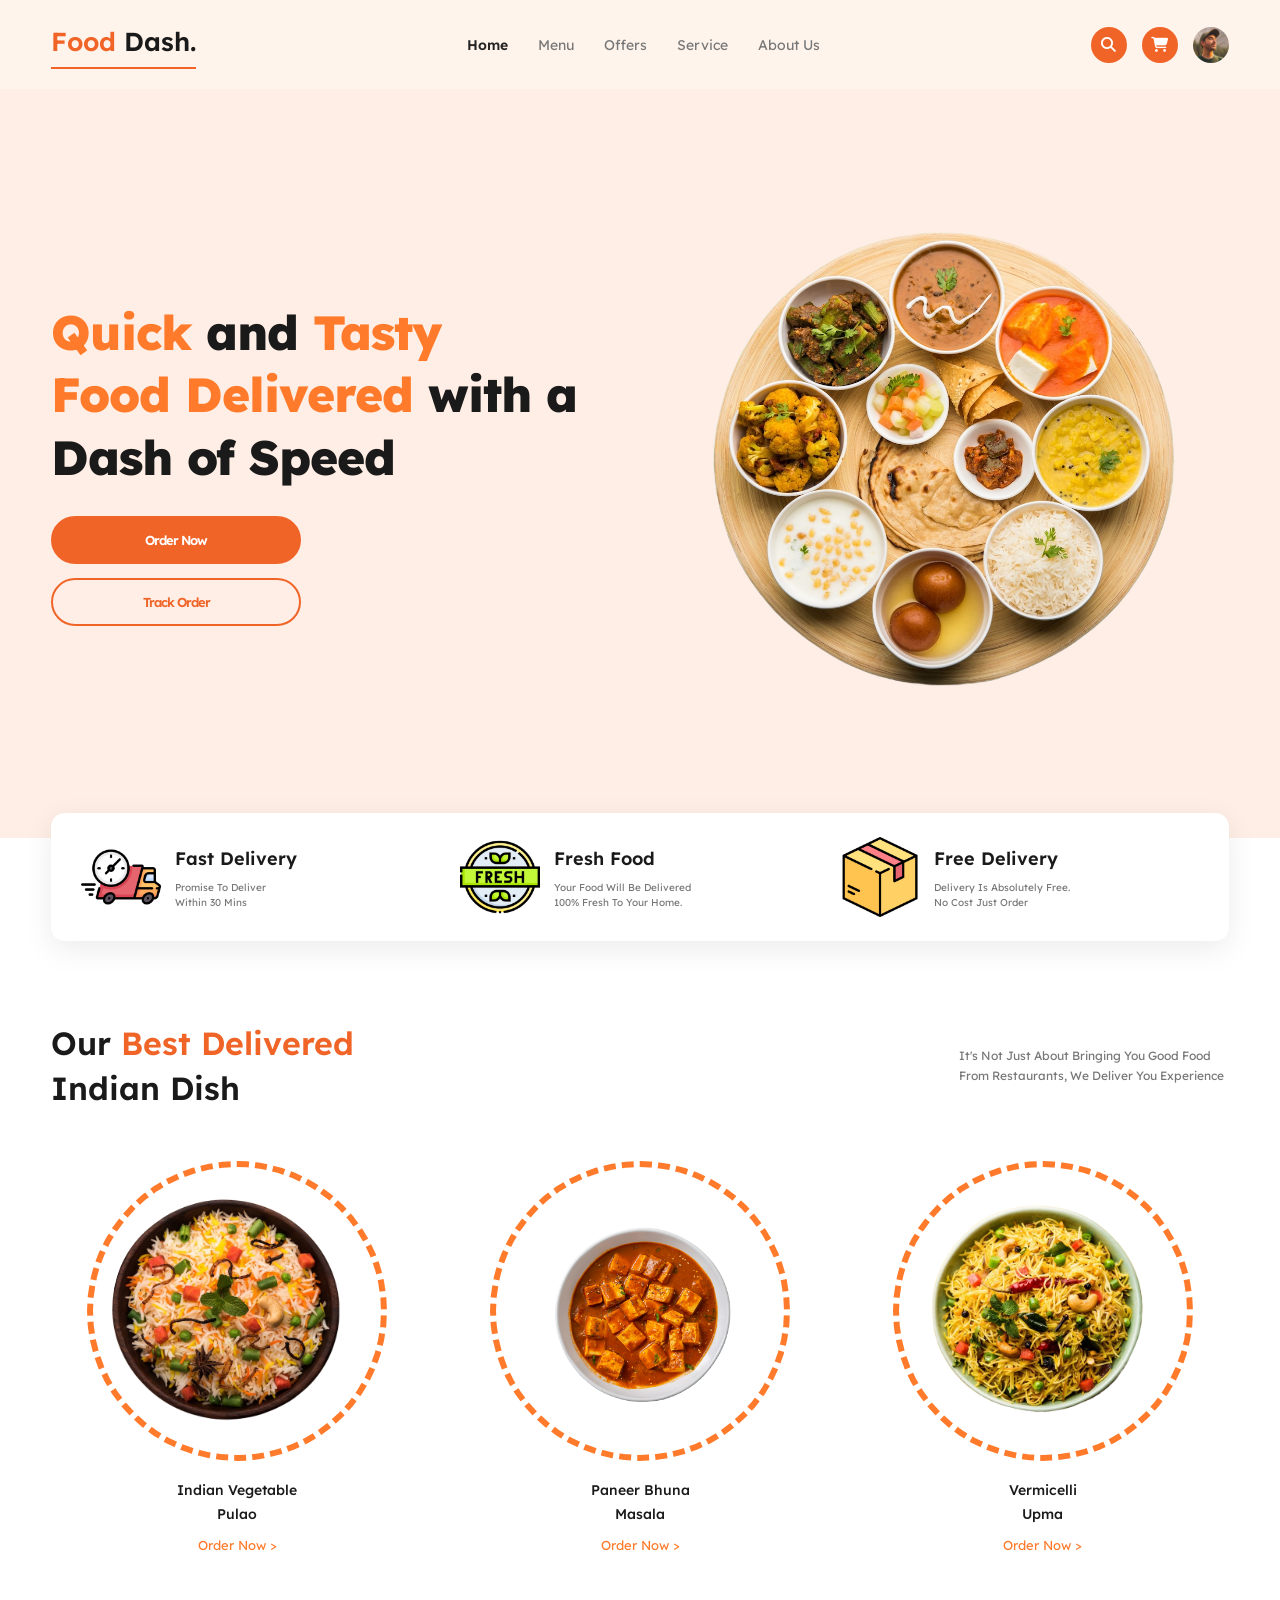
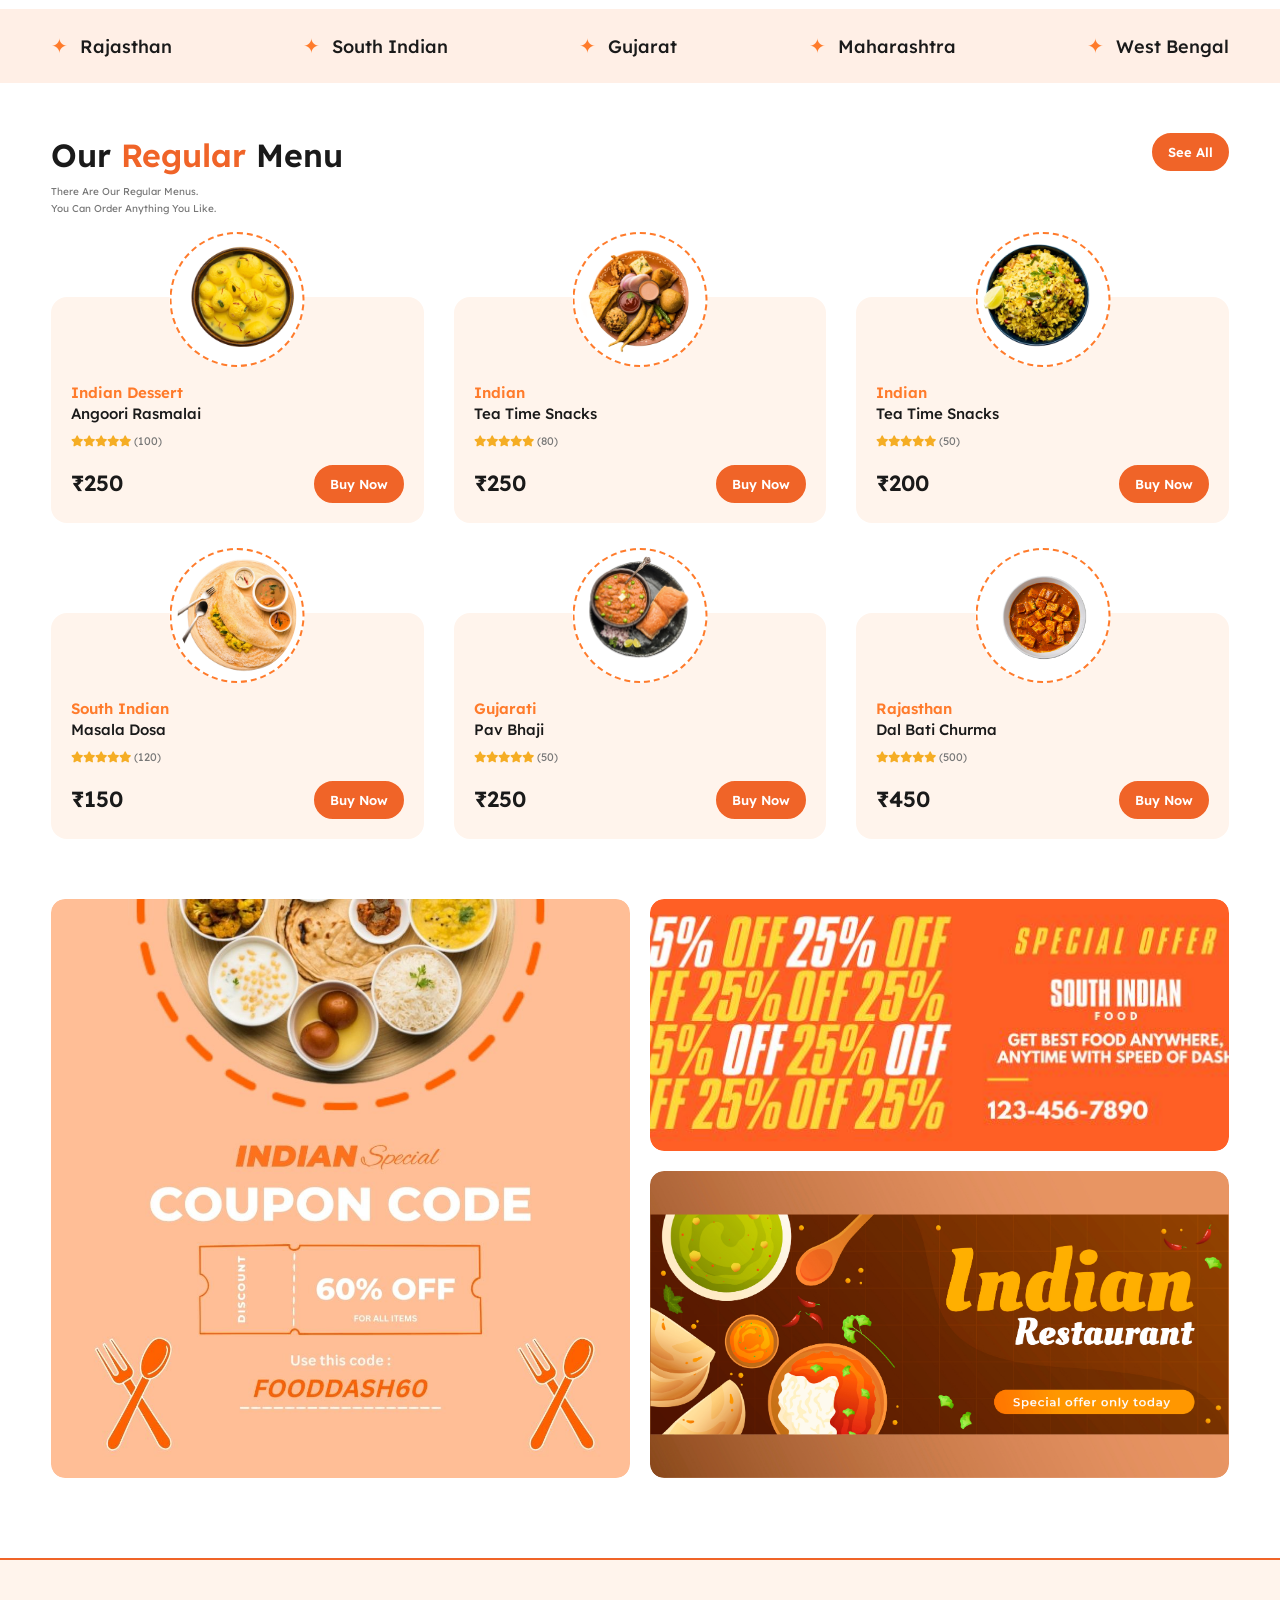
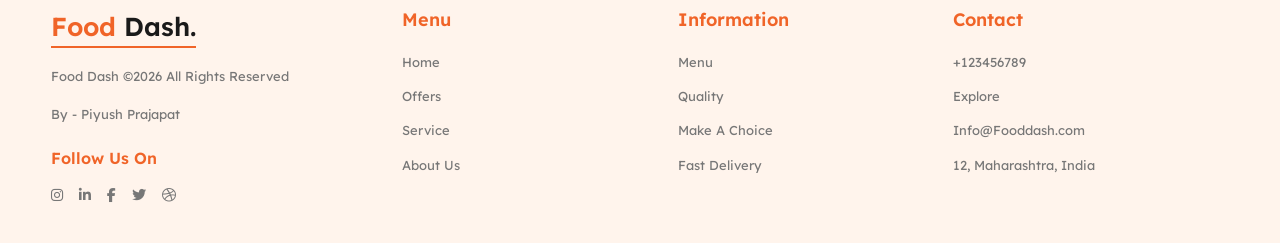
<file: index.html>
<!DOCTYPE html>
<html lang="en">

<head>
    <meta charset="UTF-8">
    <meta name="viewport" content="width=device-width, initial-scale=1.0">
    <meta name="description" content="Food Dash - quick and tasty Indian food delivered with a dash of speed.">
    <title>Homepage</title>
    <link rel="preconnect" href="https://fonts.googleapis.com">
    <link rel="preconnect" href="https://fonts.gstatic.com" crossorigin>
    <link href="https://fonts.googleapis.com/css2?family=Lexend:wght@300;400;500;600;700;800&display=swap"
        rel="stylesheet">
    <link rel="stylesheet" href="https://cdnjs.cloudflare.com/ajax/libs/font-awesome/6.7.2/css/all.min.css">

    <link rel="stylesheet" href="./css/style.css">
    <link rel="stylesheet" href="./css/home.css">
</head>

<body>

    <header class="header">
        <div class="container navbar">
            <a href="./index.html" class="logo"><span>Food</span> Dash.</a>
            <input type="checkbox" id="menu-checkbox" class="menu-checkbox">
            <label for="menu-checkbox" class="menu-toggle" aria-label="Open menu">
                <i class="fa-solid fa-bars"></i>
            </label>

            <ul class="nav-menu">
                <li><a href="./index.html" class="nav-link active">Home</a></li>
                <li><a href="./menu.html" class="nav-link">Menu</a></li>
                <li><a href="offers" class="nav-link">Offers</a></li>
                <li><a href="service" class="nav-link">Service</a></li>
                <li><a href="about" class="nav-link">About Us</a></li>
            </ul>

            <div class="nav-actions">
                <a href="./menu.html" class="icon-btn" aria-label="Search food">
                    <i class="fa-solid fa-magnifying-glass"></i>
                </a>
                <a href="./cart.html" class="icon-btn" aria-label="Shopping cart">
                    <i class="fa-solid fa-cart-shopping"></i>
                </a>
                <a href="./login.html" aria-label="Login">
                    <img src="./img/man1.jpg" alt="User" class="avatar">
                </a>
            </div>

        </div>
    </header>

    <main>
        <section class="hero">
            <div class="container hero-content">
                <div class="hero-text">
                    <h1>
                        <span>Quick</span> and <span>Tasty</span><br>
                        <span>Food Delivered</span> with a<br>
                        Dash of Speed
                    </h1>

                    <div class="hero-buttons">
                        <a href="./menu.html" class="btn btn-primary">Order Now</a>
                        <a href="./cart.html" class="btn btn-outline">Track Order</a>
                    </div>
                </div>

                <div class="hero-image">
                    <img src="./img/hero-food.png" alt="Indian thali with many dishes">
                </div>

            </div>
        </section>

        <section class="features" id="service">
            <div class="container">
                <div class="features-box">

                    <div class="feature-item">
                        <img src="./img/dish1.png" alt="">
                        <div>
                            <h3>Fast Delivery</h3>
                            <p>Promise To Deliver<br>Within 30 Mins</p>
                        </div>
                    </div>

                    <div class="feature-item">
                         <img src="./img/dish2.png" alt="">
                        <div>
                            <h3>Fresh Food</h3>
                            <p>Your Food Will Be Delivered<br>100% Fresh To Your Home.</p>
                        </div>
                    </div>

                    <div class="feature-item">
                        <img src="./img/dish3.png" alt="">
                        <div>
                            <h3>Free Delivery</h3>
                            <p>Delivery Is Absolutely Free.<br>No Cost Just Order</p>
                        </div>
                    </div>

                </div>
            </div>
          </section>

          <!-- best-dishes -->

        <section class="best-dishes" id="about">
            <div class="container">

                <div class="best-heading">
                    <h2 class="section-title">Our <span>Best Delivered</span><br>Indian Dish</h2>
                    <p>It's Not Just About Bringing You Good Food From Restaurants, We Deliver You Experience</p>
                </div>

                <div class="best-grid">
                    

                    <div class="best-item">
                        <div class="best-circle">
                            <img src="./img/m-food.png" alt="Indian vegetable pulao">
                        </div>
                        <h3>Indian Vegetable<br>Pulao</h3>
                        <a href="./cart.html">Order Now ></a>
                    </div>

                    <div class="best-item">
                        <div class="best-circle">
                            <img src="./img/m-food2.png" alt="Paneer bhuna masala">
                        </div>
                        <h3>Paneer Bhuna<br>Masala</h3>
                        <a href="./cart.html">Order Now ></a>
                    </div>

        <div class="best-item">
                        <div class="best-circle">
                            <img src="./img/m-food3.png" alt="Vermicelli upma">
                        </div>
                        <h3>Vermicelli<br>Upma</h3>
                        <a href="./cart.html">Order Now ></a>
                    </div>

                </div>

            </div>
        </section>

        <section class="regions">
            <div class="container">
                <ul class="regions-list">
                    <li>Rajasthan</li>
                    <li>South Indian</li>
                    <li>Gujarat</li>
                    <li>Maharashtra</li>
                    <li>West Bengal</li>
                </ul>
            </div>
        </section>

        <!--regular menu-->

        <section class="regular-menu">
            <div class="container">

                <div class="menu-heading">
                    <div>
                        <h2 class="section-title">Our <span>Regular</span> Menu</h2>
                        <p>There Are Our Regular Menus.<br>You Can Order Anything You Like.</p>
                    </div>
                    <a href="./menu.html" class="btn btn-primary btn-small">See All</a>
                </div>

                <div class="dish-grid">

                    <article class="dish-card">
                        <div class="dish-image">
                            <img src="./img/m-food4.png" alt="Angoori rasmalai">
                        </div>
                        <h3><span>Indian Dessert</span> Angoori Rasmalai</h3>
                        <div class="stars">
                            <i class="fa-solid fa-star"></i><i class="fa-solid fa-star"></i><i
                                class="fa-solid fa-star"></i><i class="fa-solid fa-star"></i><i
                                class="fa-solid fa-star"></i>
                            <span>(100)</span>
                        </div>
                        <div class="dish-bottom">
                            <span class="price">₹250</span>
                            <a href="./cart.html" class="btn btn-primary btn-small">Buy Now</a>
                        </div>
                    </article>

                    <article class="dish-card">
                        <div class="dish-image">
                            <img src="./img/m-food9.png" alt="Indian tea time snacks">
                        </div>
                        <h3><span>Indian</span> Tea Time Snacks</h3>
                        <div class="stars">
                            <i class="fa-solid fa-star"></i><i class="fa-solid fa-star"></i><i
                                class="fa-solid fa-star"></i><i class="fa-solid fa-star"></i><i
                                class="fa-solid fa-star"></i>
                            <span>(80)</span>
                        </div>
                        <div class="dish-bottom">
                            <span class="price">₹250</span>
                            <a href="./cart.html" class="btn btn-primary btn-small">Buy Now</a>
                        </div>
                    </article>

                    <article class="dish-card">
                        <div class="dish-image">
                            <img src="./img/m-food8.png" alt="Indian tea snacks platter">
                        </div>
                        <h3><span>Indian</span> Tea Time Snacks</h3>
                        <div class="stars">
                            <i class="fa-solid fa-star"></i><i class="fa-solid fa-star"></i><i
                                class="fa-solid fa-star"></i><i class="fa-solid fa-star"></i><i
                                class="fa-solid fa-star"></i>
                            <span>(50)</span>
                        </div>
                        <div class="dish-bottom">
                            <span class="price">₹200</span>
                            <a href="./cart.html" class="btn btn-primary btn-small">Buy Now</a>
                        </div>
                    </article>

                    <article class="dish-card">
                        <div class="dish-image">
                            <img src="./img/m-food6.png" alt="Masala dosa">
                        </div>
                        <h3><span>South Indian</span> Masala Dosa</h3>
                        <div class="stars">
                            <i class="fa-solid fa-star"></i><i class="fa-solid fa-star"></i><i
                                class="fa-solid fa-star"></i><i class="fa-solid fa-star"></i><i
                                class="fa-solid fa-star"></i>
                            <span>(120)</span>
                        </div>
                        <div class="dish-bottom">
                            <span class="price">₹150</span>
                            <a href="./cart.html" class="btn btn-primary btn-small">Buy Now</a>
                        </div>
                    </article>

                    <article class="dish-card">
                        <div class="dish-image">
                            <img src="./img/m-food7.png" alt="Pav bhaji">
                        </div>
                        <h3><span>Gujarati</span> Pav Bhaji</h3>
                        <div class="stars">
                            <i class="fa-solid fa-star"></i><i class="fa-solid fa-star"></i><i
                                class="fa-solid fa-star"></i><i class="fa-solid fa-star"></i><i
                                class="fa-solid fa-star"></i>
                            <span>(50)</span>
                        </div>
                        <div class="dish-bottom">
                            <span class="price">₹250</span>
                            <a href="./cart.html" class="btn btn-primary btn-small">Buy Now</a>
                        </div>
                    </article>

                    <article class="dish-card">
                        <div class="dish-image">
                            <img src="./img/m-food5.png" alt="Dal bati churma">
                        </div>
                        <h3><span>Rajasthan</span> Dal Bati Churma</h3>
                        <div class="stars">
                            <i class="fa-solid fa-star"></i><i class="fa-solid fa-star"></i><i
                                class="fa-solid fa-star"></i><i class="fa-solid fa-star"></i><i
                                class="fa-solid fa-star"></i>
                            <span>(500)</span>
                        </div>
                        <div class="dish-bottom">
                            <span class="price">₹450</span>
                            <a href="./cart.html" class="btn btn-primary btn-small">Buy Now</a>
                        </div>
                    </article>

                </div>
            </div>
        </section>


    <!--Pffers-->
    <section class="offers" id="offers">
        <div class="container offers-grid">
    
            <div class="offer offer-coupon">
                <img src="./img/offer1.jpg" alt="Coupon 1">
            </div>
    
            <div class="offers-right">
                <div class="offer">
                    <img src="./img/offer2.jpg" alt="Coupon 2">
                </div>
    
                <div class="offer offer-restaurant">
                    <img src="./img/offer3.jpg" alt="Coupon 3">
                </div>
            </div>
    
        </div>
    </section>

    </main>

    <!--footer-->
      <footer class="footer">
        <div class="container footer-grid">

            <div class="footer-about">
                <a href="./index.html" class="logo"><span>Food</span> Dash.</a>
                <p>Food Dash ©2026 All Rights Reserved</p>
                <p>By - Piyush Prajapat</p>
                <h4>Follow Us On</h4>
                <div class="footer-socials">
                    <a href="https://instagram.com" target="_blank" aria-label="Instagram">
                        <i class="fa-brands fa-instagram"></i>
                    </a>
                    <a href="https://linkedin.com" target="_blank" aria-label="LinkedIn">
                        <i class="fa-brands fa-linkedin-in"></i>
                    </a>
                     <a href="https://facebook.com" target="_blank" aria-label="Facebook">
                        <i class="fa-brands fa-facebook-f"></i>
                    </a>
                     <a href="https://twitter.com" target="_blank" aria-label="Twitter">
                        <i class="fa-brands fa-twitter"></i>
                    </a>
                     <a href="https://dribbble.com" target="_blank" aria-label="Dribbble">
                        <i class="fa-brands fa-dribbble"></i>
                    </a>

                </div>
            </div>

            <div class="footer-column">
                <h3>Menu</h3>
                <ul>
                    <li><a href="./index.html">Home</a></li>
                    <li><a href="#offers">Offers</a></li>
                    <li><a href="#service">Service</a></li>
                    <li><a href="#about">About Us</a></li>
                </ul>
            </div>

            <div class="footer-column">
                <h3>Information</h3>
                <ul>
                    <li><a href="./menu.html">Menu</a></li>
                    <li><a href="#service">Quality</a></li>
                    <li><a href="./menu.html">Make A Choice</a></li>
                    <li><a href="#service">Fast Delivery</a></li>
                </ul>
            </div>

            <div class="footer-column">
                <h3>Contact</h3>
                <ul>
                    <li>+123456789</li>
                    <li>Explore</li>
                    <li>Info@Fooddash.com</li>
                    <li>12, Maharashtra, India</li>
                </ul>
            </div>

        </div>
    </footer>

</body>

</html>
</file>
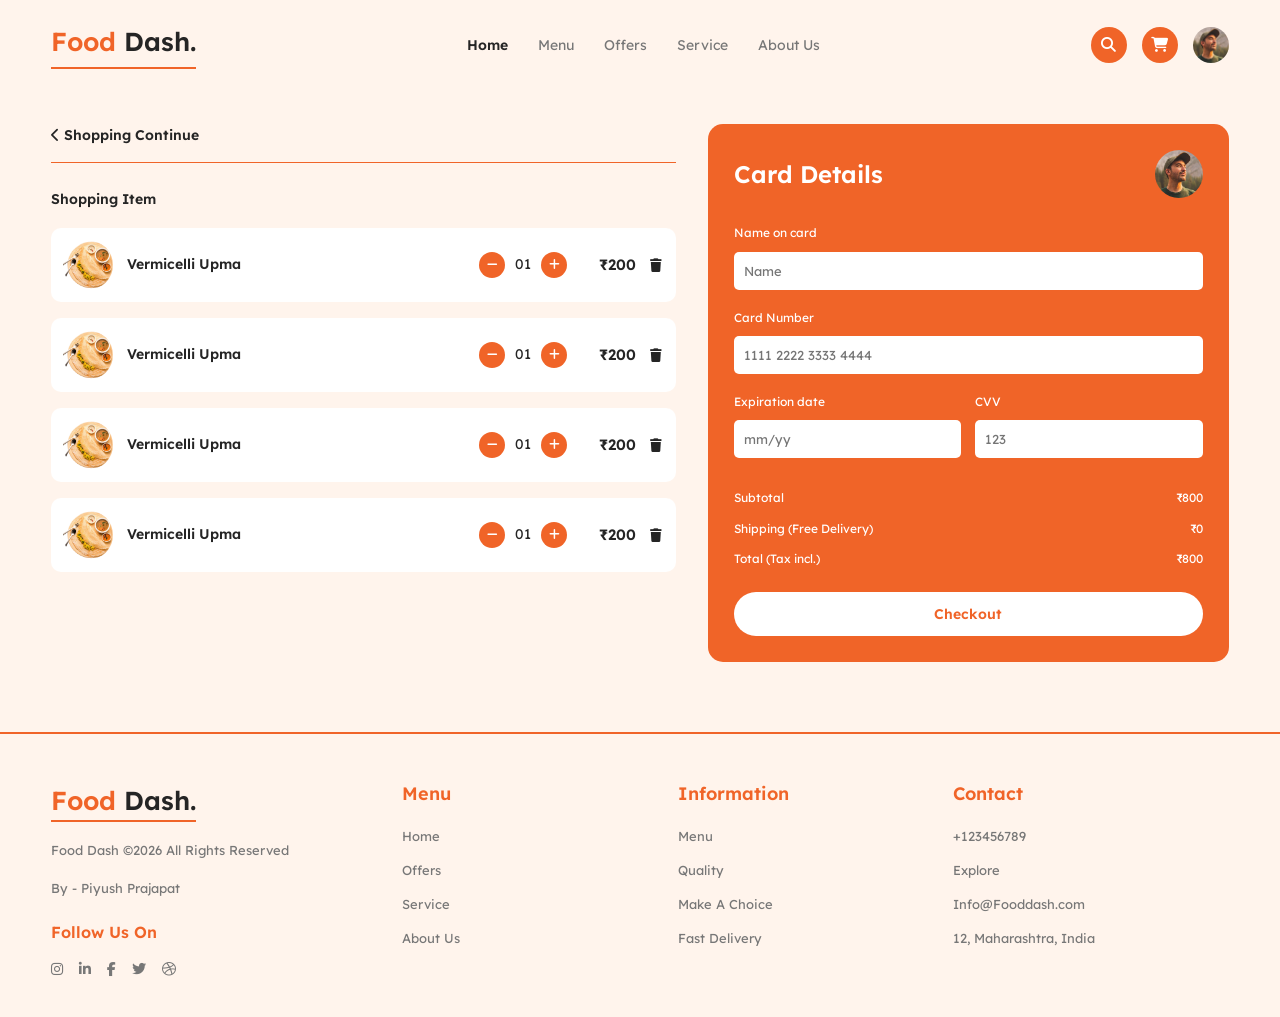
<file: cart.html>
<!DOCTYPE html>
<html lang="en">

<head>
    <meta charset="UTF-8">
    <meta name="viewport" content="width=device-width, initial-scale=1.0">
    <meta name="description" content="Review your Food Dash order and pay securely.">
    <title>Food Dash | Cart</title>

    <link rel="preconnect" href="https://fonts.googleapis.com">
    <link rel="preconnect" href="https://fonts.gstatic.com" crossorigin>
    <link href="https://fonts.googleapis.com/css2?family=Lexend:wght@300;400;500;600;700;800&display=swap"
        rel="stylesheet">
    <link rel="stylesheet" href="https://cdnjs.cloudflare.com/ajax/libs/font-awesome/6.7.2/css/all.min.css">

    <link rel="stylesheet" href="./css/style.css">
    <link rel="stylesheet" href="./css/cart.css">
</head>

<body class="cart-body">

    <header class="header">
        <div class="container navbar">

            <a href="./index.html" class="logo"><span>Food</span> Dash.</a>

            <input type="checkbox" id="menu-checkbox" class="menu-checkbox">
            <label for="menu-checkbox" class="menu-toggle" aria-label="Open menu">
                <i class="fa-solid fa-bars"></i>
            </label>

            <ul class="nav-menu">
                <li><a href="./index.html" class="nav-link active">Home</a></li>
                <li><a href="./menu.html" class="nav-link">Menu</a></li>
                <li><a href="offers" class="nav-link">Offers</a></li>
                <li><a href="service" class="nav-link">Service</a></li>
                <li><a href="about" class="nav-link">About Us</a></li>
            </ul>
            <div class="nav-actions">
                <a href="./menu.html" class="icon-btn" aria-label="Search food">
                    <i class="fa-solid fa-magnifying-glass"></i>
                </a>
                <a href="./cart.html" class="icon-btn" aria-label="Shopping cart">
                    <i class="fa-solid fa-cart-shopping"></i>
                </a>
                <a href="./login.html" aria-label="Login">
                    <img src="./img/man1.jpg" alt="User" class="avatar">
                </a>
            </div>

        </div>
    </header>


    <main class="cart-page">
        <div class="container cart-layout">
            <section>
                <a href="./menu.html" class="back-link"><i class="fa-solid fa-chevron-left"></i> Shopping Continue</a>

                <p class="cart-label">Shopping Item</p>

                <div class="cart-item">
                    <img src="/img/m-food6.png" alt="Vermicelli upma">
                    <p class="cart-item-name">Vermicelli Upma</p>
                    <div class="quantity">
                        <button type="button" aria-label="Decrease quantity"><i class="fa-solid fa-minus"></i></button>
                        <span>01</span>
                        <button type="button" aria-label="Increase quantity"><i class="fa-solid fa-plus"></i></button>
                    </div>
                    <span class="cart-price">₹200</span>
                    <button type="button" class="remove-btn" aria-label="Remove item">
                        <i class="fa-solid fa-trash"></i>
                    </button>
                </div>

                <div class="cart-item">
                    <img src="/img/m-food6.png" alt="Vermicelli upma">
                    <p class="cart-item-name">Vermicelli Upma</p>
                    <div class="quantity">
                        <button type="button" aria-label="Decrease quantity"><i class="fa-solid fa-minus"></i></button>
                        <span>01</span>
                        <button type="button" aria-label="Increase quantity"><i class="fa-solid fa-plus"></i></button>
                    </div>
                    <span class="cart-price">₹200</span>
                    <button type="button" class="remove-btn" aria-label="Remove item">
                        <i class="fa-solid fa-trash"></i>
                    </button>
                </div>

                <div class="cart-item">
                    <img src="/img/m-food6.png" alt="Vermicelli upma">
                    <p class="cart-item-name">Vermicelli Upma</p>
                    <div class="quantity">
                        <button type="button" aria-label="Decrease quantity"><i class="fa-solid fa-minus"></i></button>
                        <span>01</span>
                        <button type="button" aria-label="Increase quantity"><i class="fa-solid fa-plus"></i></button>
                    </div>
                    <span class="cart-price">₹200</span>
                    <button type="button" class="remove-btn" aria-label="Remove item">
                        <i class="fa-solid fa-trash"></i>
                    </button>
                </div>

                <div class="cart-item">
                    <img src="./img/m-food6.png" alt="Vermicelli upma">
                    <p class="cart-item-name">Vermicelli Upma</p>
                    <div class="quantity">
                        <button type="button" aria-label="Decrease quantity"><i class="fa-solid fa-minus"></i></button>
                        <span>01</span>
                        <button type="button" aria-label="Increase quantity"><i class="fa-solid fa-plus"></i></button>
                    </div>
                    <span class="cart-price">₹200</span>
                    <button type="button" class="remove-btn" aria-label="Remove item">
                        <i class="fa-solid fa-trash"></i>
                    </button>
                </div>
            </section>

            <aside class="payment-card">

                <div class="payment-top">
                    <h2>Card Details</h2>
                    <img src="img/man1.jpg" alt="User">
                </div>

                <form action="#" method="post">

                    <label for="card-name">Name on card</label>
                    <input type="text" id="card-name" name="cardName" placeholder="Name" required>

                    <label for="card-number">Card Number</label>
                    <input type="text" id="card-number" name="cardNumber" placeholder="1111 2222 3333 4444"
                        inputmode="numeric" maxlength="19" required>

                    <div class="payment-row">
                        <div>
                            <label for="card-expiry">Expiration date</label>
                            <input type="text" id="card-expiry" name="cardExpiry" placeholder="mm/yy" maxlength="5"
                                required>
                        </div>

                        <div>
                            <label for="card-cvv">CVV</label>
                            <input type="text" id="card-cvv" name="cardCvv" placeholder="123" inputmode="numeric"
                                maxlength="3" required>
                        </div>
                    </div>

                    <div class="summary-box">
                        <div class="summary-row">
                            <span>Subtotal</span>
                            <span>₹800</span>
                        </div>
                        <div class="summary-row">
                            <span>Shipping (Free Delivery)</span>
                            <span>₹0</span>
                        </div>
                        <div class="summary-row">
                            <span>Total (Tax incl.)</span>
                            <span>₹800</span>
                        </div>
                    </div>

                    <button type="submit" class="checkout-btn">Checkout</button>

                </form>
            </aside>

        </div>
    </main>
    
    <footer class="footer">
        <div class="container footer-grid">

            <div class="footer-about">
                <a href="./index.html" class="logo"><span>Food</span> Dash.</a>
                <p>Food Dash ©2026 All Rights Reserved</p>
                <p>By - Piyush Prajapat</p>
                <h4>Follow Us On</h4>
                <div class="footer-socials">
                    <a href="#" aria-label="Instagram"><i class="fa-brands fa-instagram"></i></a>
                    <a href="#" aria-label="LinkedIn"><i class="fa-brands fa-linkedin-in"></i></a>
                    <a href="#" aria-label="Facebook"><i class="fa-brands fa-facebook-f"></i></a>
                    <a href="#" aria-label="Twitter"><i class="fa-brands fa-twitter"></i></a>
                    <a href="#" aria-label="Dribbble"><i class="fa-brands fa-dribbble"></i></a>
                </div>
            </div>

            <div class="footer-column">
                <h3>Menu</h3>
                <ul>
                    <li><a href="./index.html">Home</a></li>
                    <li><a href="./index.html#offers">Offers</a></li>
                    <li><a href="./index.html#service">Service</a></li>
                    <li><a href="./index.html#about">About Us</a></li>
                </ul>
            </div>

            <div class="footer-column">
                <h3>Information</h3>
                <ul>
                    <li><a href="./menu.html">Menu</a></li>
                    <li><a href="./index.html#service">Quality</a></li>
                    <li><a href="./menu.html">Make A Choice</a></li>
                    <li><a href="./index.html#service">Fast Delivery</a></li>
                </ul>
            </div>

            <div class="footer-column">
                <h3>Contact</h3>
                <ul>
                    <li>+123456789</li>
                    <li>Explore</li>
                    <li>Info@Fooddash.com</li>
                    <li>12, Maharashtra, India</li>
                </ul>
            </div>

        </div>
    </footer>

</body>

</html>
</file>
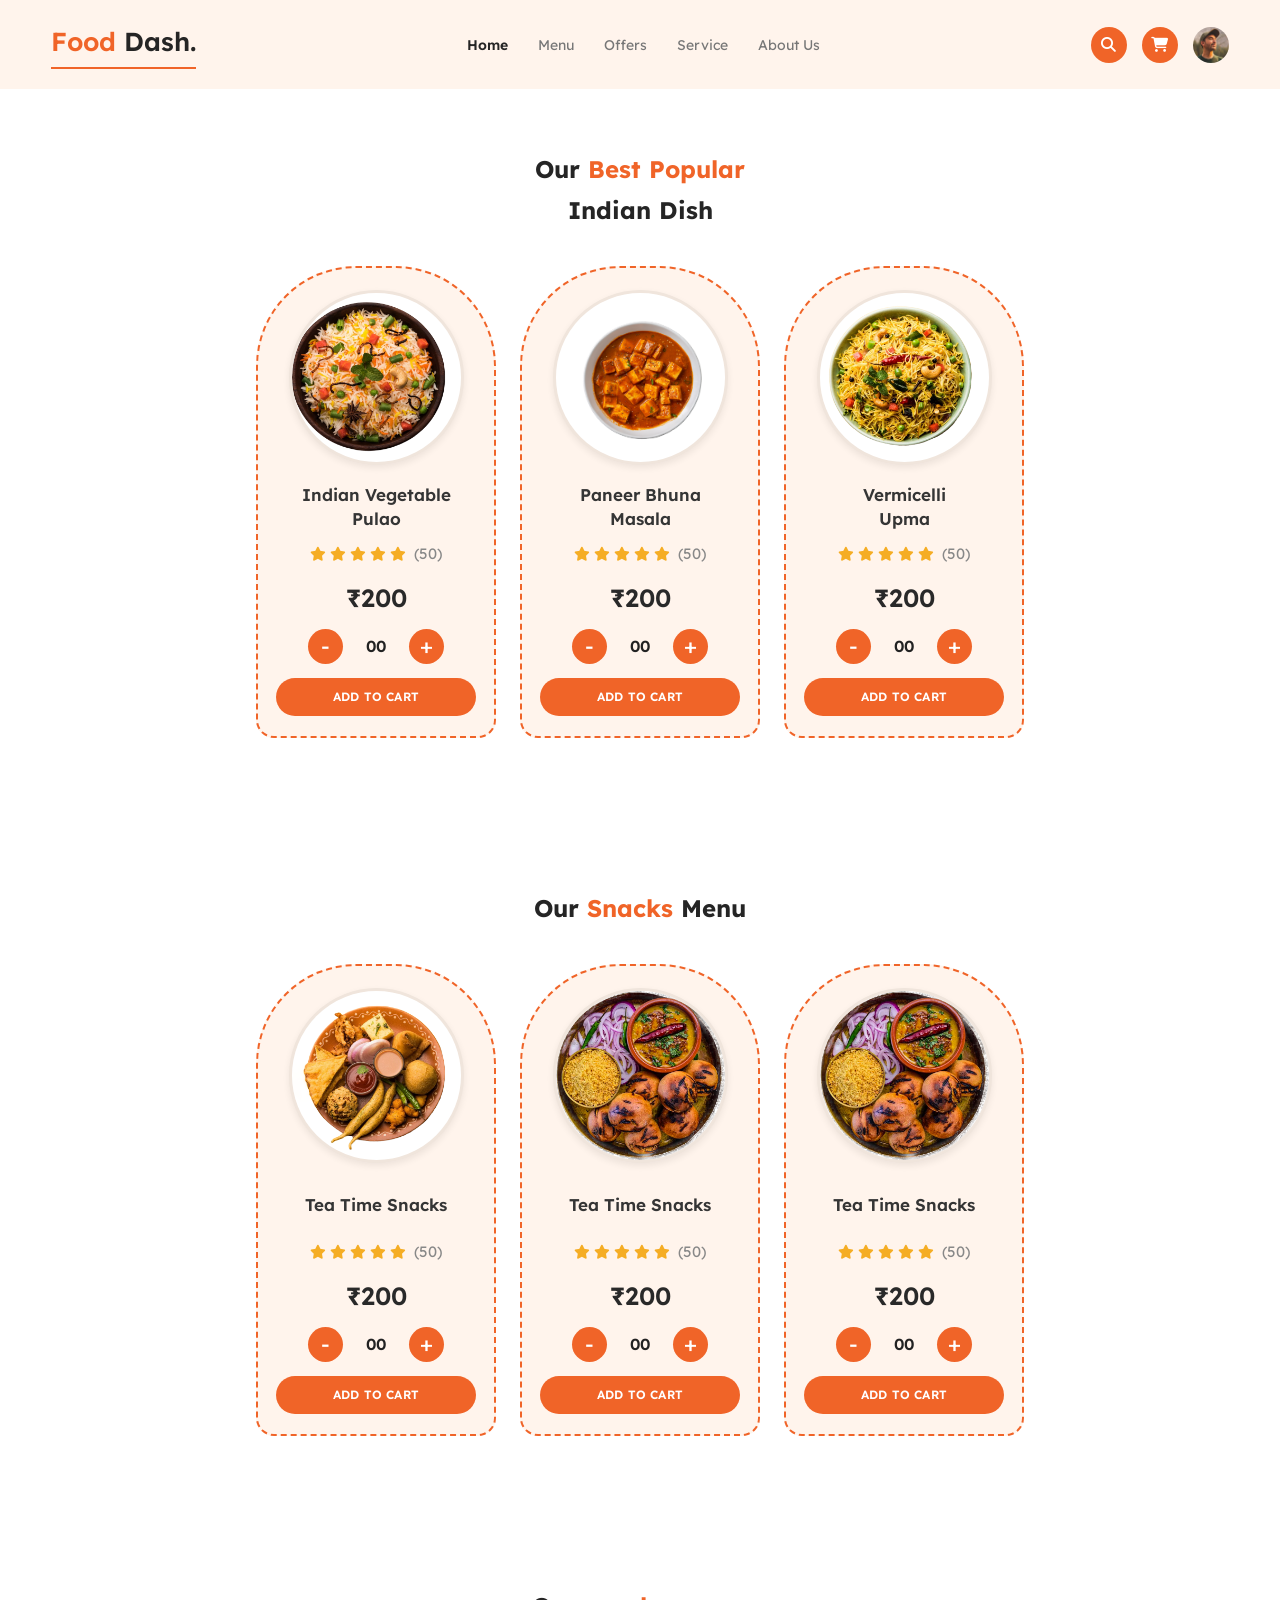
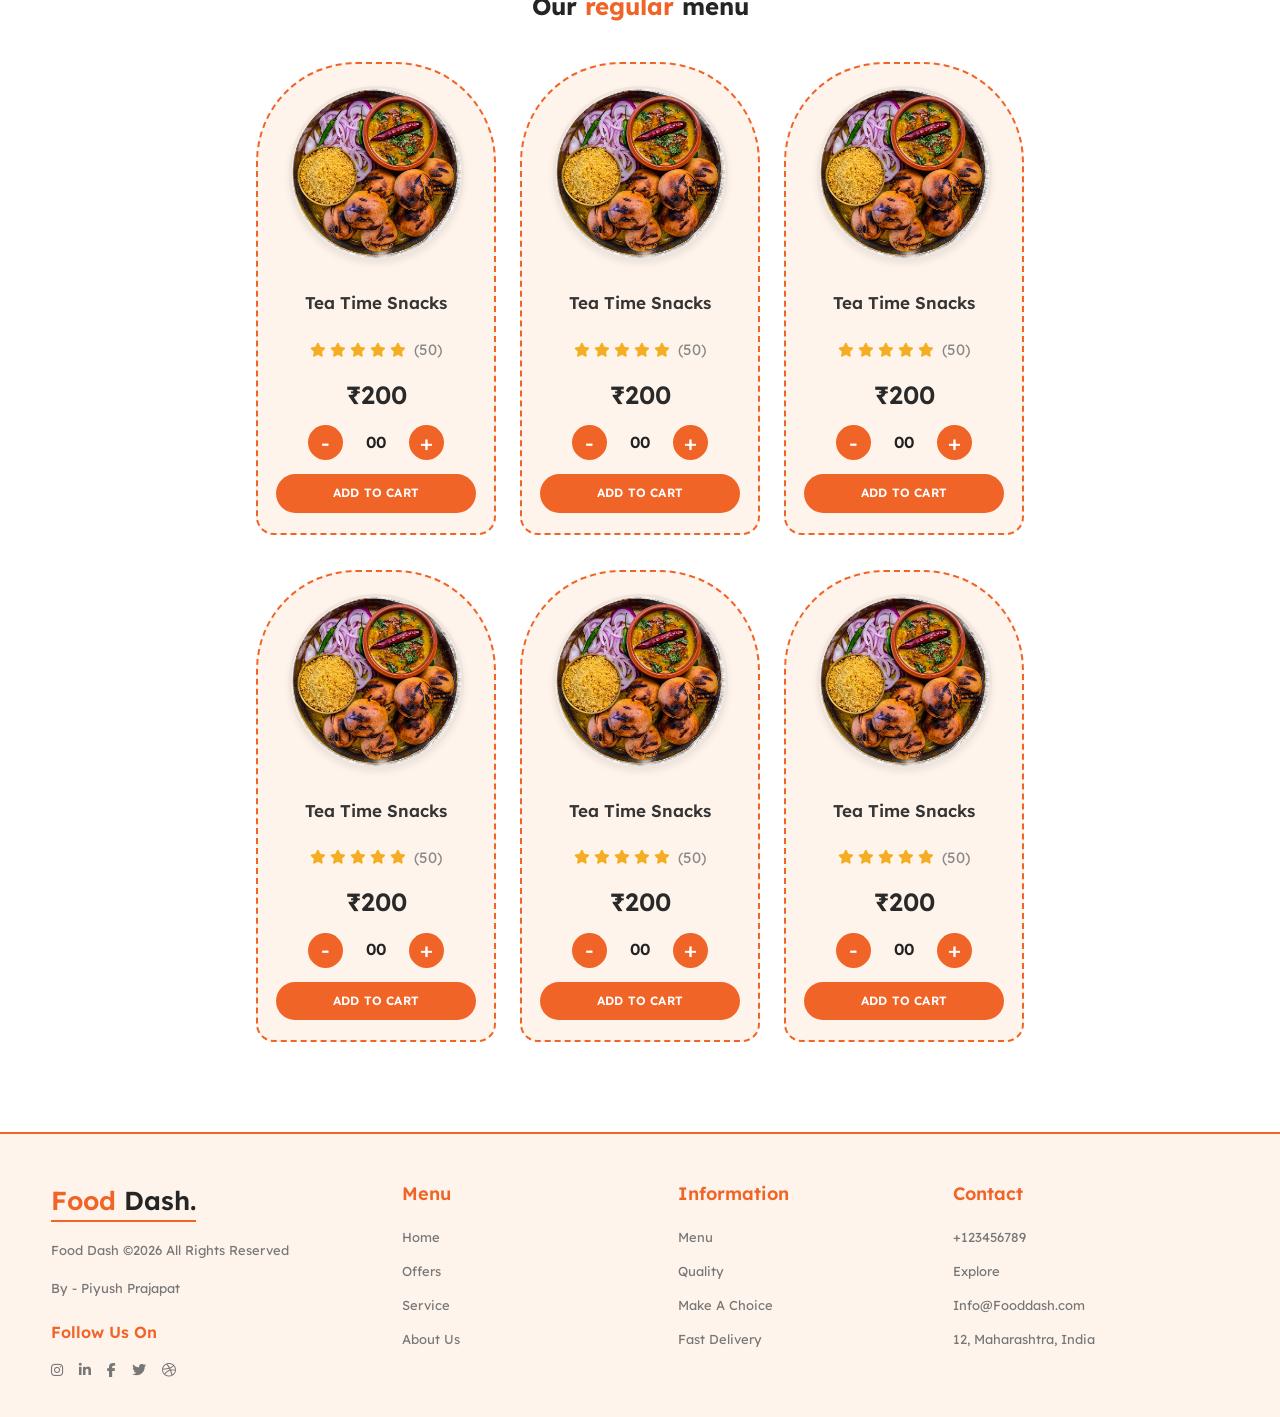
<file: menu.html>
<!DOCTYPE html>
<html lang="en">

<head>
    <meta charset="UTF-8">
    <meta name="viewport" content="width=device-width, initial-scale=1.0">
    <meta name="description" content="Explore the Food Dash regular menu and order your favourite Indian dishes.">
    <title>Menu</title>

    <link rel="preconnect" href="https://fonts.googleapis.com">
    <link rel="preconnect" href="https://fonts.gstatic.com" crossorigin>
    <link href="https://fonts.googleapis.com/css2?family=Lexend:wght@300;400;500;600;700;800&display=swap" rel="stylesheet">
    <link rel="stylesheet" href="https://cdnjs.cloudflare.com/ajax/libs/font-awesome/6.7.2/css/all.min.css">

    <link rel="stylesheet" href="./css/style.css">
    <link rel="stylesheet" href="./css/menu.css">
</head>

<body>
    <header class="header">
        <div class="container navbar">

            <a href="./index.html" class="logo"><span>Food</span> Dash.</a>

            <input type="checkbox" id="menu-checkbox" class="menu-checkbox">
            <label for="menu-checkbox" class="menu-toggle" aria-label="Open menu">
                <i class="fa-solid fa-bars"></i>
            </label>

            <ul class="nav-menu">
                <li><a href="./index.html" class="nav-link active">Home</a></li>
                <li><a href="./menu.html" class="nav-link">Menu</a></li>
                <li><a href="offers" class="nav-link">Offers</a></li>
                <li><a href="service" class="nav-link">Service</a></li>
                <li><a href="about" class="nav-link">About Us</a></li>
            </ul>

            <div class="nav-actions">
                <a href="./menu.html" class="icon-btn" aria-label="Search food">
                    <i class="fa-solid fa-magnifying-glass"></i>
                </a>
                <a href="./cart.html" class="icon-btn" aria-label="Shopping cart">
                    <i class="fa-solid fa-cart-shopping"></i>
                </a>
                <a href="./login.html" aria-label="Login">
                    <img src="./img/man1.jpg" alt="User" class="avatar">
                </a>
            </div>

        </div>
    </header>


    <main>
        <section class="menu-page">
            <div class="menu-section-heading">
                <h2>Our <span class="dish">Best Popular</span> <br>
                    Indian Dish
                </h2>
            </div>
        
            <div class="dish-grid">
        
                <article class="dish-card">
                    <div class="dish-image">
                        <img src="./img/m-food.png" alt="Indian vegetable pulao">
                    </div>
                    <h3>Indian Vegetable<br>Pulao</h3>
                    <div class="stars">
                        <i class="fa-solid fa-star"></i>
                        <i class="fa-solid fa-star"></i>
                        <i class="fa-solid fa-star"></i>
                        <i class="fa-solid fa-star"></i>
                        <i class="fa-solid fa-star"></i>
                        <span>(50)</span>
                    </div>
                    <div class="price">₹200</div>
        
                    <div class="qty-control">
                        <button class="qty-btn">-</button>
                        <span class="qty-amount">00</span>
                        <button class="qty-btn">+</button>
                    </div>
        
                    <a href="./cart.html" class="add-cart-btn">ADD TO CART</a>
                </article>
        
                <article class="dish-card">
                    <div class="dish-image">
                        <img src="./img/m-food2.png" alt="Paneer bhuna masala">
                    </div>
                    <h3>Paneer Bhuna<br>Masala</h3>
                    <div class="stars">
                        <i class="fa-solid fa-star"></i>
                        <i class="fa-solid fa-star"></i>
                        <i class="fa-solid fa-star"></i>
                        <i class="fa-solid fa-star"></i>
                        <i class="fa-solid fa-star"></i>
                        <span>(50)</span>
                    </div>
                    <div class="price">₹200</div>
        
                    <div class="qty-control">
                        <button class="qty-btn">-</button>
                        <span class="qty-amount">00</span>
                        <button class="qty-btn">+</button>
                    </div>
        
                    <a href="./cart.html" class="add-cart-btn">ADD TO CART</a>
                </article>
        
                <article class="dish-card">
                    <div class="dish-image">
                        <img src="./img/m-food3.png" alt="Vermicelli upma">
                    </div>
                    <h3>Vermicelli<br>Upma</h3>
                    <div class="stars">
                        <i class="fa-solid fa-star"></i>
                        <i class="fa-solid fa-star"></i>
                        <i class="fa-solid fa-star"></i>
                        <i class="fa-solid fa-star"></i>
                        <i class="fa-solid fa-star"></i>
                        <span>(50)</span>
                    </div>
                    <div class="price">₹200</div>
        
                    <div class="qty-control">
                        <button class="qty-btn">-</button>
                        <span class="qty-amount">00</span>
                        <button class="qty-btn">+</button>
                    </div>
        
                    <a href="./cart.html" class="add-cart-btn">ADD TO CART</a>
                </article>
        
            </div>
        </section>
        <section class="menu-page">
            <div class="menu-section-heading">
                <h2>Our <span class="dish">Snacks</span> 
                    Menu
                </h2>
            </div>
        
            <div class="dish-grid">
                <article class="dish-card">
                    <div class="dish-image">
                        <img src="./img/m-food9.png" alt="Tea Time Snacks">
                    </div>
                    <h3>Tea Time Snacks</h3>
                    <div class="stars">
                        <i class="fa-solid fa-star"></i>
                        <i class="fa-solid fa-star"></i>
                        <i class="fa-solid fa-star"></i>
                        <i class="fa-solid fa-star"></i>
                        <i class="fa-solid fa-star"></i>
                        <span>(50)</span>
                    </div>
                    <div class="price">₹200</div>
        
                    <div class="qty-control">
                        <button class="qty-btn">-</button>
                        <span class="qty-amount">00</span>
                        <button class="qty-btn">+</button>
                    </div>
        
                    <a href="./cart.html" class="add-cart-btn">ADD TO CART</a>
                </article>
    
                <article class="dish-card">
                    <div class="dish-image">
                        <img src="./img/m-food1.png" alt="Salted Fenugreek">
                    </div>
                    <h3>Tea Time Snacks</h3>
                    <div class="stars">
                        <i class="fa-solid fa-star"></i>
                        <i class="fa-solid fa-star"></i>
                        <i class="fa-solid fa-star"></i>
                        <i class="fa-solid fa-star"></i>
                        <i class="fa-solid fa-star"></i>
                        <span>(50)</span>
                    </div>
                    <div class="price">₹200</div>
        
                    <div class="qty-control">
                        <button class="qty-btn">-</button>
                        <span class="qty-amount">00</span>
                        <button class="qty-btn">+</button>
                    </div>
        
                    <a href="./cart.html" class="add-cart-btn">ADD TO CART</a>
                </article>
        
                <article class="dish-card">
                   <div class="dish-image">
                        <img src="./img/m-food1.png" alt="Salted Fenugreek">
                    </div>
                    <h3>Tea Time Snacks</h3>
                    <div class="stars">
                        <i class="fa-solid fa-star"></i>
                        <i class="fa-solid fa-star"></i>
                        <i class="fa-solid fa-star"></i>
                        <i class="fa-solid fa-star"></i>
                        <i class="fa-solid fa-star"></i>
                        <span>(50)</span>
                    </div>
                    <div class="price">₹200</div>
        
                    <div class="qty-control">
                        <button class="qty-btn">-</button>
                        <span class="qty-amount">00</span>
                        <button class="qty-btn">+</button>
                    </div>
        
                    <a href="./cart.html" class="add-cart-btn">ADD TO CART</a>
                </article>
        
            </div>
        </section>

        <section class="menu-page">
            <div class="menu-section-heading">
                <h2>Our <span class="dish">regular</span> menu
                </h2>
            </div>
        
            <div class="dish-grid">
        
                <article class="dish-card">
                    <div class="dish-image">
                        <img src="./img/m-food1.png" alt="Salted Fenugreek">
                    </div>
                    <h3>Tea Time Snacks</h3>
                    <div class="stars">
                        <i class="fa-solid fa-star"></i>
                        <i class="fa-solid fa-star"></i>
                        <i class="fa-solid fa-star"></i>
                        <i class="fa-solid fa-star"></i>
                        <i class="fa-solid fa-star"></i>
                        <span>(50)</span>
                    </div>
                    <div class="price">₹200</div>
        
                    <div class="qty-control">
                        <button class="qty-btn">-</button>
                        <span class="qty-amount">00</span>
                        <button class="qty-btn">+</button>
                    </div>
        
                    <a href="./cart.html" class="add-cart-btn">ADD TO CART</a>
                </article>
        
                <article class="dish-card">
                    <div class="dish-image">
                        <img src="./img/m-food1.png" alt="Salted Fenugreek">
                    </div>
                    <h3>Tea Time Snacks</h3>
                    <div class="stars">
                        <i class="fa-solid fa-star"></i>
                        <i class="fa-solid fa-star"></i>
                        <i class="fa-solid fa-star"></i>
                        <i class="fa-solid fa-star"></i>
                        <i class="fa-solid fa-star"></i>
                        <span>(50)</span>
                    </div>
                    <div class="price">₹200</div>
        
                    <div class="qty-control">
                        <button class="qty-btn">-</button>
                        <span class="qty-amount">00</span>
                        <button class="qty-btn">+</button>
                    </div>
        
                    <a href="./cart.html" class="add-cart-btn">ADD TO CART</a>
                </article>
        
                <article class="dish-card">
                    <div class="dish-image">
                        <img src="./img/m-food1.png" alt="Salted Fenugreek">
                    </div>
                    <h3>Tea Time Snacks</h3>
                    <div class="stars">
                        <i class="fa-solid fa-star"></i>
                        <i class="fa-solid fa-star"></i>
                        <i class="fa-solid fa-star"></i>
                        <i class="fa-solid fa-star"></i>
                        <i class="fa-solid fa-star"></i>
                        <span>(50)</span>
                    </div>
                    <div class="price">₹200</div>
        
                    <div class="qty-control">
                        <button class="qty-btn">-</button>
                        <span class="qty-amount">00</span>
                        <button class="qty-btn">+</button>
                    </div>
        
                    <a href="./cart.html" class="add-cart-btn">ADD TO CART</a>
                </article>
        
            </div>
            <div class="dish-grid">
        
                <article class="dish-card">
                   <div class="dish-image">
                        <img src="./img/m-food1.png" alt="Salted Fenugreek">
                    </div>
                    <h3>Tea Time Snacks</h3>
                    <div class="stars">
                        <i class="fa-solid fa-star"></i>
                        <i class="fa-solid fa-star"></i>
                        <i class="fa-solid fa-star"></i>
                        <i class="fa-solid fa-star"></i>
                        <i class="fa-solid fa-star"></i>
                        <span>(50)</span>
                    </div>
                    <div class="price">₹200</div>
        
                    <div class="qty-control">
                        <button class="qty-btn">-</button>
                        <span class="qty-amount">00</span>
                        <button class="qty-btn">+</button>
                    </div>
        
                    <a href="./cart.html" class="add-cart-btn">ADD TO CART</a>
                </article>
        
                <article class="dish-card">
                    <div class="dish-image">
                        <img src="./img/m-food1.png" alt="Salted Fenugreek">
                    </div>
                    <h3>Tea Time Snacks</h3>
                    <div class="stars">
                        <i class="fa-solid fa-star"></i>
                        <i class="fa-solid fa-star"></i>
                        <i class="fa-solid fa-star"></i>
                        <i class="fa-solid fa-star"></i>
                        <i class="fa-solid fa-star"></i>
                        <span>(50)</span>
                    </div>
                    <div class="price">₹200</div>
        
                    <div class="qty-control">
                        <button class="qty-btn">-</button>
                        <span class="qty-amount">00</span>
                        <button class="qty-btn">+</button>
                    </div>
        
                    <a href="./cart.html" class="add-cart-btn">ADD TO CART</a>
                </article>
        
                <article class="dish-card">
                   <div class="dish-image">
                        <img src="./img/m-food1.png" alt="Salted Fenugreek">
                    </div>
                    <h3>Tea Time Snacks</h3>
                    <div class="stars">
                        <i class="fa-solid fa-star"></i>
                        <i class="fa-solid fa-star"></i>
                        <i class="fa-solid fa-star"></i>
                        <i class="fa-solid fa-star"></i>
                        <i class="fa-solid fa-star"></i>
                        <span>(50)</span>
                    </div>
                    <div class="price">₹200</div>
        
                    <div class="qty-control">
                        <button class="qty-btn">-</button>
                        <span class="qty-amount">00</span>
                        <button class="qty-btn">+</button>
                    </div>
        
                    <a href="./cart.html" class="add-cart-btn">ADD TO CART</a>
                </article>
        
            </div>
        </section>
    </main>

    <footer class="footer">
        <div class="container footer-grid">

            <div class="footer-about">
                <a href="./index.html" class="logo"><span>Food</span> Dash.</a>
                <p>Food Dash ©2026 All Rights Reserved</p>
                <p>By - Piyush Prajapat</p>
                <h4>Follow Us On</h4>
                <div class="footer-socials">
                    <a href="https://instagram.com" target="_blank" aria-label="Instagram">
                        <i class="fa-brands fa-instagram"></i>
                    </a>
                    <a href="https://linkedin.com" target="_blank" aria-label="LinkedIn">
                        <i class="fa-brands fa-linkedin-in"></i>
                    </a>
                     <a href="https://facebook.com" target="_blank" aria-label="Facebook">
                        <i class="fa-brands fa-facebook-f"></i>
                    </a>
                     <a href="https://twitter.com" target="_blank" aria-label="Twitter">
                        <i class="fa-brands fa-twitter"></i>
                    </a>
                     <a href="https://dribbble.com" target="_blank" aria-label="Dribbble">
                        <i class="fa-brands fa-dribbble"></i>
                    </a>

                </div>
            </div>

            <div class="footer-column">
                <h3>Menu</h3>
                <ul>
                    <li><a href="./index.html">Home</a></li>
                    <li><a href="./index.html#offers">Offers</a></li>
                    <li><a href="./index.html#service">Service</a></li>
                    <li><a href="./index.html#about">About Us</a></li>
                </ul>
            </div>

            <div class="footer-column">
                <h3>Information</h3>
                <ul>
                    <li><a href="./menu.html">Menu</a></li>
                    <li><a href="./index.html#service">Quality</a></li>
                    <li><a href="./menu.html">Make A Choice</a></li>
                    <li><a href="./index.html#service">Fast Delivery</a></li>
                </ul>
            </div>

            <div class="footer-column">
                <h3>Contact</h3>
                <ul>
                    <li>+123456789</li>
                    <li>Explore</li>
                    <li>Info@Fooddash.com</li>
                    <li>12, Maharashtra, India</li>
                </ul>
            </div>

        </div>
    </footer>

</body>

</html>
</file>
<file: css/style.css>
:root {
    --orange: #f06428;
    --orange-dark: #d94e19;
    --peach: #fff4ec;
    --dark: #252525;
    --grey: #777777;
    --white: #ffffff;
    --star: #f5ad24;
}

* {
    margin: 0;
    padding: 0;
    box-sizing: border-box;
}

body {
    font-family: "Lexend", sans-serif;
    color: var(--dark);
    background: var(--white);
    line-height: 1.7;
}

img {
    display: block;
    max-width: 100%;
}

a {
    color: inherit;
    text-decoration: none;
}

ul {
    list-style: none;
}

button,
input {
    font-family: inherit;
}

.container {
    width: 92%;
    max-width: 1280px;
    margin: 0 auto;
}
.section-title {
    font-size: 32px;
    font-weight: 600;
    line-height: 1.4;
}

.section-title span {
    color: var(--orange);
}

.btn {
    display: inline-block;
    padding: 11px 25px;
    border: 2px solid var(--orange);
    border-radius: 25px;
    font-size: 13px;
    font-weight: 600;
    cursor: pointer;
    transition: 0.3s;
}

.btn-primary {
    background: var(--orange);
    color: var(--white);
}

.btn-primary:hover {
    background: var(--orange-dark);
    border-color: var(--orange-dark);
}

.btn-outline {
    background: transparent;
    color: var(--orange);
}

.btn-outline:hover {
    background: var(--orange);
    color: var(--white);
}

.btn-small {
    padding: 6px 14px;
    font-size: 13px;
}

.header {
    background: var(--peach);
    position: relative;
}

.navbar {
    display: flex;
    align-items: center;
    justify-content: space-between;
    padding: 20px 0;
}

.logo {
    font-size: 26px;
    font-weight: 600;
    padding-bottom: 3px;
    border-bottom: 2px solid var(--orange);
}

.logo span {
    color: var(--orange);
}

.nav-menu {
    display: flex;
    gap: 30px;
}

.nav-link {
    font-size: 14px;
    color: var(--grey);
    transition: 0.3s;
}

.nav-link:hover {
    color: var(--orange);
}

.nav-link.active {
    color: var(--dark);
    font-weight: 600;
}

.nav-actions {
    display: flex;
    align-items: center;
    gap: 15px;
}

.icon-btn {
    display: flex;
    align-items: center;
    justify-content: center;
    width: 36px;
    height: 36px;
    border-radius: 50%;
    background: var(--orange);
    color: var(--white);
    font-size: 15px;
}

.avatar {
    width: 36px;
    height: 36px;
    border-radius: 50%;
    object-fit: cover;
}
.menu-checkbox,
.menu-toggle {
    display: none;
}

.footer {
    background: var(--peach);
    border-top: 2px solid var(--orange);
    padding: 45px 0 35px;
}

.footer-grid {
    display: grid;
    grid-template-columns: 1.3fr 1fr 1fr 1.1fr;
    gap: 25px;
}

.footer-about p {
    margin-top: 16px;
    font-size: 13px;
    color: var(--grey);
}

.footer-about h4 {
    margin: 20px 0 12px;
    font-size: 16px;
    font-weight: 600;
    color: var(--orange);
}

.footer-socials {
    display: flex;
    gap: 16px;
    font-size: 14px;
    color: var(--grey);
}

.footer-socials a:hover {
    color: var(--orange);
}

.footer-column h3 {
    margin-bottom: 16px;
    font-size: 18px;
    font-weight: 600;
    color: var(--orange);
}

.footer-column li {
    margin-bottom: 12px;
    font-size: 13px;
    color: var(--grey);
}

.footer-column a:hover {
    color: var(--orange);
}


/* responsive  */ 

@media (max-width: 991px) {
    .dish-grid {
        grid-template-columns: repeat(2, minmax(0, 1fr));
    }

    .footer-grid {
        grid-template-columns: 1fr 1fr;
    }
}


@media (max-width: 767px) {
    .menu-toggle {
        display: block;
        order: 3;
        margin-left: 12px;
        font-size: 24px;
        color: var(--dark);
        cursor: pointer;
    }

    .nav-actions {
        margin-left: auto;
    }

    .nav-menu {
        display: none;
        position: absolute;
        top: 100%;
        left: 0;
        right: 0;
        z-index: 10;
        flex-direction: column;
        gap: 0;
        background: var(--peach);
        padding: 12px 4% 18px;
    }

    .nav-menu li {
        padding: 12px 0;
        border-bottom: 1px solid #f5d8c8;
    }
    .menu-checkbox:checked~.nav-menu {
        display: flex;
    }
}

@media (max-width: 480px) {
    .section-title {
        font-size: 26px;
    }

    .dish-grid {
        grid-template-columns: minmax(0, 1fr);
    }

    .footer-grid {
        grid-template-columns: 1fr;
    }
}
</file>
<file: css/home.css>
* {
    margin: 0;
    padding: 0;
    box-sizing: border-box;
}

body {
    background-color: #ffffff;
    color: #1a1a1a;
    overflow-x: hidden;
}

/* Hero Section */
.hero {
    background: #ffeee5;
}

.hero-content {
    display: flex;
    align-items: center;
    font-size: 52px;
    font-weight: 800px;
    margin-bottom: 35px;
    letter-spacing: -1px;
    justify-content: space-between;
    gap: 40px;
}

.hero-text {
    flex: 1;
}

.hero-text h1 {
    font-size: 48px;
    font-weight: 800;
    line-height: 1.3;
    margin-bottom: 28px;
}

.hero-text h1 span {
    color: #ff7b2b;
}

.hero-buttons {
    display: flex;
    flex-direction: column;
    align-items: flex-start;
    gap: 14px;
}

.hero-buttons .btn {
    min-width: 250px;
    text-align: center;
}

.hero-image {
    flex: 1;
    display: flex;
    justify-content: center;
}

.hero-image img {
    width: 100%;
    max-width: 500px;
    height: auto;
    border-radius: 50%;
    object-fit: cover;
}

/* Features Section */
.features {
    position: relative;
    z-index: 1;
    margin-top: -60px;
}

.features-box {
    display: grid;
    grid-template-columns: repeat(3, 1fr);
    gap: 20px;
    padding: 24px 30px;
    background: var(--white);
    border-radius: 14px;
    box-shadow: 0 8px 30px rgba(0, 0, 0, 0.08);
}

.feature-item {
    display: flex;
    align-items: center;
    gap: 14px;
}

.feature-item img {
    width: 80px;
    height: 80px;
    object-fit: contain;
    flex-shrink: 0;
}

.feature-item h3 {
    font-size: 18px;
    font-weight: 600;
    margin-bottom: 5px;
}

.feature-item p {
    font-size: 10px;
    color: var(--grey);
    line-height: 1.5;
}

/* Best Dishes Section */
.best-dishes {
    padding: 80px 0 50px;
}

.best-heading {
    display: flex;
    align-items: center;
    justify-content: space-between;
    gap: 30px;
    margin-bottom: 50px;
}

.best-heading p {
    max-width: 270px;
    font-size: 12px;
    color: var(--grey);
}

.best-grid {
    display: grid;
    grid-template-columns: repeat(3, minmax(0, 1fr));
    gap: 30px;
}

.best-item,
.best-item1 {
    text-align: center;
    min-width: 0;
}

.best-circle {
    width: 300px;
    height: 300px;
    max-width: 100%;
    margin: 0 auto 18px;
    border: 6px dashed #ff7b2b;
    border-radius: 50%;
    display: flex;
    align-items: center;
    justify-content: center;
    overflow: hidden;
}

.best-circle img {
    width: 250px;
    height: 250px;
    max-width: 90%;
    max-height: 90%;
    border-radius: 50%;
    object-fit: cover;
}

.best-item h3,
.best-item1 h3 {
    font-size: 14px;
    font-weight: 500;
}

.best-item a,
.best-item1 a {
    display: inline-block;
    margin-top: 8px;
    font-size: 13px;
    color: #ff7b2b;
}

/* Regions Section */
.regions {
    padding: 20px 0;
    background: rgba(255, 239, 230, 1);
}

.regions-list {
    display: flex;
    align-items: center;
    justify-content: space-between;
    flex-wrap: wrap;
    gap: 20px;
}

.regions-list li {
    font-size: 18px;
    font-weight: 500;
}

.regions-list li::before {
    content: "✦";
    margin-right: 12px;
    font-size: 20px;
    color: #ff7b2b;
}

/* Regular Menu Section */
.regular-menu {
    padding: 50px 0 60px;
}

.menu-heading {
    display: flex;
    align-items: flex-start;
    justify-content: space-between;
    gap: 25px;
}

.menu-heading p {
    margin-top: 6px;
    font-size: 10px;
    color: var(--grey);
}

.dish-grid {
    display: grid;
    grid-template-columns: repeat(3, minmax(0, 1fr));
    gap: 90px 30px;
    margin-top: 80px;
}

.dish-card {
    position: relative;
    min-width: 0;
    padding: 85px 20px 20px;
    background: var(--peach);
    border-radius: 16px;
}

.dish-image {
    position: absolute;
    top: -65px;
    left: 50%;
    transform: translateX(-50%);
    width: 135px;
    height: 135px;
    padding: 6px;
    border: 2px dashed #ff7b2b;
    border-radius: 50%;
    background: var(--white);
}

.dish-image img {
    width: 100%;
    height: 100%;
    border-radius: 50%;
    object-fit: cover;
}

.dish-card h3 {
    font-size: 15px;
    font-weight: 500;
    line-height: 1.4;
}

.dish-card h3 span {
    display: block;
    color: #ff7b2b;
    font-weight: 600;
}

.stars {
    margin: 8px 0 14px;
    color: var(--star);
    font-size: 11px;
}

.stars span {
    color: var(--grey);
}

.dish-bottom {
    display: flex;
    align-items: center;
    justify-content: space-between;
    gap: 10px;
}

.price {
    font-size: 22px;
    font-weight: 600;
}

/* Offers Section */
.offers {
    padding: 0 0 80px;
}

.offers-grid {
    display: grid;
    grid-template-columns: 1fr 1fr;
    gap: 20px;
}

.offer {
    border-radius: 14px;
    overflow: hidden;
    
}

.offer img {
    width: 100%;
    height: 100%;
    object-fit: cover;
    display: block;
    border-radius: 14px;
}

.offers-right {
    display: grid;
    gap: 20px;
}


/* Responsive Design */
@media (max-width: 1100px) {
    .hero-text h1 {
        font-size: 40px;
    }

    .features-box {
        padding: 20px;
        gap: 14px;
    }

    .feature-item {
        gap: 10px;
    }

    .feature-item img {
        width: 65px;
        height: 65px;
    }

    .feature-item h3 {
        font-size: 15px;
    }

    .best-circle {
        width: 250px;
        height: 250px;
    }

    .best-circle img {
        width: 210px;
        height: 210px;
    }

    .dish-grid {
        gap: 85px 20px;
    }

    .dish-card {
        padding-right: 15px;
        padding-left: 15px;
    }
}

@media (max-width: 767px) {
    .hero {
        padding: 30px 0 90px;
    }

    .hero-content {
        flex-direction: column-reverse;
        text-align: center;
        gap: 25px;
    }

    .hero-text h1 {
        font-size: 36px;
        margin-bottom: 22px;
    }

    .hero-buttons {
        align-items: center;
    }

    .hero-image img {
        max-width: 300px;
    }

    .features-box {
        grid-template-columns: 1fr;
        gap: 20px;
        padding: 24px;
    }

    .feature-item img {
        width: 70px;
        height: 70px;
    }

    .best-dishes {
        padding: 60px 0 40px;
    }

    .best-heading {
        flex-direction: column;
        align-items: flex-start;
        gap: 14px;
        margin-bottom: 35px;
    }

    .best-heading p {
        max-width: 100%;
    }

    .best-grid {
        grid-template-columns: 1fr;
        gap: 40px;
    }

    .best-circle {
        width: 280px;
        height: 280px;
    }

    .best-circle img {
        width: 230px;
        height: 230px;
    }

    .regions-list {
        justify-content: center;
        gap: 14px 25px;
    }

    .regions-list li {
        font-size: 16px;
    }

    .regular-menu {
    padding: 50px 0 60px;
}

.menu-heading {
    display: flex;
    align-items: flex-start;
    justify-content: space-between;
}

.menu-heading p {
    margin-top: 6px;
    font-size: 10px;
    color: var(--grey);
}


    .dish-grid {
        grid-template-columns: repeat(2, minmax(0, 1fr));
        gap: 85px 18px;
        margin-top: 80px;
    }

    .dish-card h3 {
        font-size: 14px;
    }

    .price {
        font-size: 19px;
    }

    .offers-grid {
        grid-template-columns: 1fr;
    }

    .offer-coupon {
        min-height: 180px;
    }

    .offers-right {
        grid-template-rows: auto;
    }

    .offers-right .offer img {
        max-height: 117px;
    }
}

@media (max-width: 480px) {
    .hero-text h1 {
        font-size: 30px;
    }

    .hero-buttons .btn {
        min-width: 220px;
    }

    .best-circle {
        width: 240px;
        height: 240px;
    }

    .best-circle img {
        width: 200px;
        height: 200px;
    }

    .dish-grid {
        grid-template-columns: 1fr;
        gap: 85px;
    }

    .dish-card {
        padding-right: 20px;
        padding-left: 20px;
    }

    .dish-card h3 {
        font-size: 15px;
    }
}
</file>
<file: css/cart.css>
.cart-body {
    background: var(--peach);
}

.cart-page {
    padding: 35px 0 70px;
}

.cart-layout {
    display: grid;
    grid-template-columns: 1.2fr 1fr;
    gap: 32px;
    align-items: start;
}

.back-link {
    display: block;
    padding-bottom: 14px;
    border-bottom: 1px solid var(--orange);
    font-size: 14px;
    font-weight: 600;
}

.back-link:hover {
    color: var(--orange);
}

.cart-label {
    margin: 25px 0 16px;
    font-size: 14px;
    font-weight: 600;
}

.cart-item {
    display: flex;
    align-items: center;
    gap: 14px;
    margin-bottom: 16px;
    padding: 12px 14px 12px 12px;
    background: var(--white);
    border-radius: 10px;
}

.cart-item img {
    width: 50px;
    height: 50px;
    border-radius: 50%;
    object-fit: cover;
}

.cart-item-name {
    flex: 1;
    font-size: 14px;
    font-weight: 600;
}

.quantity {
    display: flex;
    align-items: center;
    gap: 10px;
    font-size: 14px;
}

.quantity button {
    width: 26px;
    height: 26px;
    border: none;
    border-radius: 50%;
    background: var(--orange);
    color: var(--white);
    font-size: 12px;
    cursor: pointer;
}

.cart-price {
    min-width: 55px;
    font-size: 15px;
    font-weight: 600;
    text-align: right;
}

.remove-btn {
    border: none;
    background: none;
    color: var(--dark);
    cursor: pointer;
}

.remove-btn:hover {
    color: var(--orange);
}

.payment-card {
    padding: 26px;
    border-radius: 15px;
    background: var(--orange);
    color: var(--white);
}

.payment-top {
    display: flex;
    align-items: center;
    justify-content: space-between;
    margin-bottom: 25px;
}

.payment-top h2 {
    font-size: 24px;
    font-weight: 600;
}

.payment-top img {
    width: 48px;
    height: 48px;
    border-radius: 50%;
    object-fit: cover;
}

.payment-card label {
    display: block;
    margin-bottom: 8px;
    font-size: 12px;
}

.payment-card input {
    width: 100%;
    height: 38px;
    margin-bottom: 18px;
    padding: 0 10px;
    border: none;
    border-radius: 5px;
    outline: none;
    font-size: 13px;
}

.payment-row {
    display: grid;
    grid-template-columns: 1fr 1fr;
    gap: 14px;
}

.summary-row {
    display: flex;
    justify-content: space-between;
    margin-bottom: 10px;
    font-size: 12px;
}

.summary-box {
    margin: 12px 0 22px;
}

.checkout-btn {
    width: 100%;
    padding: 13px;
    border: none;
    border-radius: 25px;
    background: var(--white);
    color: var(--orange);
    font-size: 14px;
    font-weight: 600;
    cursor: pointer;
    transition: 0.3s;
}

.checkout-btn:hover {
    background: var(--dark);
    color: var(--white);
}


/* responsive  */
@media (max-width: 991px) {
    .cart-layout {
        grid-template-columns: 1fr;
    }
}

@media (max-width: 480px) {
    .cart-item {
        flex-wrap: wrap;
        gap: 12px 10px;
    }

    .cart-item-name {
        flex-basis: calc(100% - 65px);
    }

    .payment-card {
        padding: 20px;
    }
}
</file>
<file: css/menu.css>
.menu-page {
    width: 100%;
    padding: 35px 0 55px;
    font-family: "Lexend", sans-serif;
}
.menu-section-heading{
    text-align: center;
    margin: 25px 0;
}
.dish{
    color: #f06428;
}

.dish-grid {
    display: grid;
    grid-template-columns: repeat(3, 240px);
    justify-content: center;
    align-items: stretch;
    gap: 24px;
    width: 100%;
    margin: 35px auto;
    padding: 0 25px;
}

.dish-card {
    width: 100%;
    min-width: 0;
    box-sizing: border-box;

    display: flex;
    flex-direction: column;
    align-items: center;

    padding: 22px 18px 20px;

    background: #fff4ec;
    border: 2px dashed #f06428;
    border-radius: 100px 100px 18px 18px;

    text-align: center;
}

.dish-image {
    width: 175px;
    height: 175px;
    flex-shrink: 0;
    overflow: hidden;

    margin: 0 0 18px;

    background: #ffffff;
    border: 3px solid #f0e5dc;
    border-radius: 50%;

    box-shadow: 0 3px 7px rgba(0, 0, 0, 0.07);
}

.dish-image img {
    display: block;
    width: 100%;
    height: 100%;
    object-fit: cover;
    border-radius: 50%;
}

.dish-card h3 {
    display: flex;
    align-items: center;
    justify-content: center;

    min-height: 48px;
    margin: 0 0 10px;

    color: #353535;
    font-size: 17px;
    font-weight: 600;
    line-height: 1.4;
}

.dish-card .stars {
    display: flex;
    align-items: center;
    justify-content: center;
    flex-wrap: nowrap;
    gap: 4px;

    margin: 0 0 16px;

    color: #f5ad24;
    font-size: 14px;
    white-space: nowrap;
}

.dish-card .stars span {
    margin-left: 4px;
    color: #888888;
    font-size: 15px;
    font-weight: 400;
}

.dish-card .price {
    margin: 0 0 14px;

    color: #292929;
    font-size: 25px;
    font-weight: 600;
    line-height: 1.3;
}

.dish-card .qty-control {
    display: flex;
    align-items: center;
    justify-content: center;
    gap: 22px;

    margin: 0 0 14px;
}

.dish-card .qty-btn {
    display: flex;
    align-items: center;
    justify-content: center;

    width: 35px;
    height: 35px;
    padding: 0;

    border: none;
    border-radius: 50%;
    background: #f06428;
    color: #ffffff;

    font-family: inherit;
    font-size: 22px;
    font-weight: 400;
    line-height: 1;

    cursor: pointer;
}

.dish-card .qty-btn:hover {
    background: #d94e19;
}

.dish-card .qty-amount {
    min-width: 22px;
    color: #222222;
    font-size: 16px;
    font-weight: 600;
}

.dish-card .add-cart-btn {
    display: flex;
    align-items: center;
    justify-content: center;

    width: 100%;
    min-height: 38px;
    padding: 9px 8px;
    box-sizing: border-box;

    border-radius: 25px;
    background: #f06428;
    color: #ffffff;

    font-size: 12px;
    font-weight: 600;
    letter-spacing: 0.2px;
    text-decoration: none;
    white-space: nowrap;

    transition: background 0.2s ease;
}

.dish-card .add-cart-btn:hover {
    background: #d94e19;
}



@media (max-width: 800px) {
    .dish-grid {
        grid-template-columns: repeat(2, minmax(0, 240px));
        gap: 22px;
    }

    .dish-card {
        padding: 20px 16px 18px;
    }

    .dish-image {
        width: 160px;
        height: 160px;
    }

    .dish-card h3 {
        font-size: 16px;
    }
}



@media (max-width: 520px) {
    .menu-page {
        padding-top: 30px;
    }

    .dish-grid {
        grid-template-columns: minmax(0, 240px);
        gap: 22px;
        padding: 0 18px;
    }

    .dish-card {
        padding: 20px 18px 18px;
        border-radius: 100px 100px 18px 18px;
    }

    .dish-image {
        width: 165px;
        height: 165px;
        margin-bottom: 18px;
    }

    .dish-card h3 {
        min-height: 48px;
        font-size: 17px;
        margin-bottom: 10px;
    }

    .dish-card .stars {
        gap: 4px;
        margin-bottom: 16px;
        font-size: 14px;
    }

    .dish-card .stars span {
        font-size: 15px;
    }

    .dish-card .price {
        font-size: 25px;
        margin-bottom: 14px;
    }

    .dish-card .qty-control {
        gap: 22px;
        margin-bottom: 14px;
    }

    .dish-card .qty-btn {
        width: 35px;
        height: 35px;
    }

    .dish-card .add-cart-btn {
        min-height: 38px;
        font-size: 12px;
    }
}
</file>
